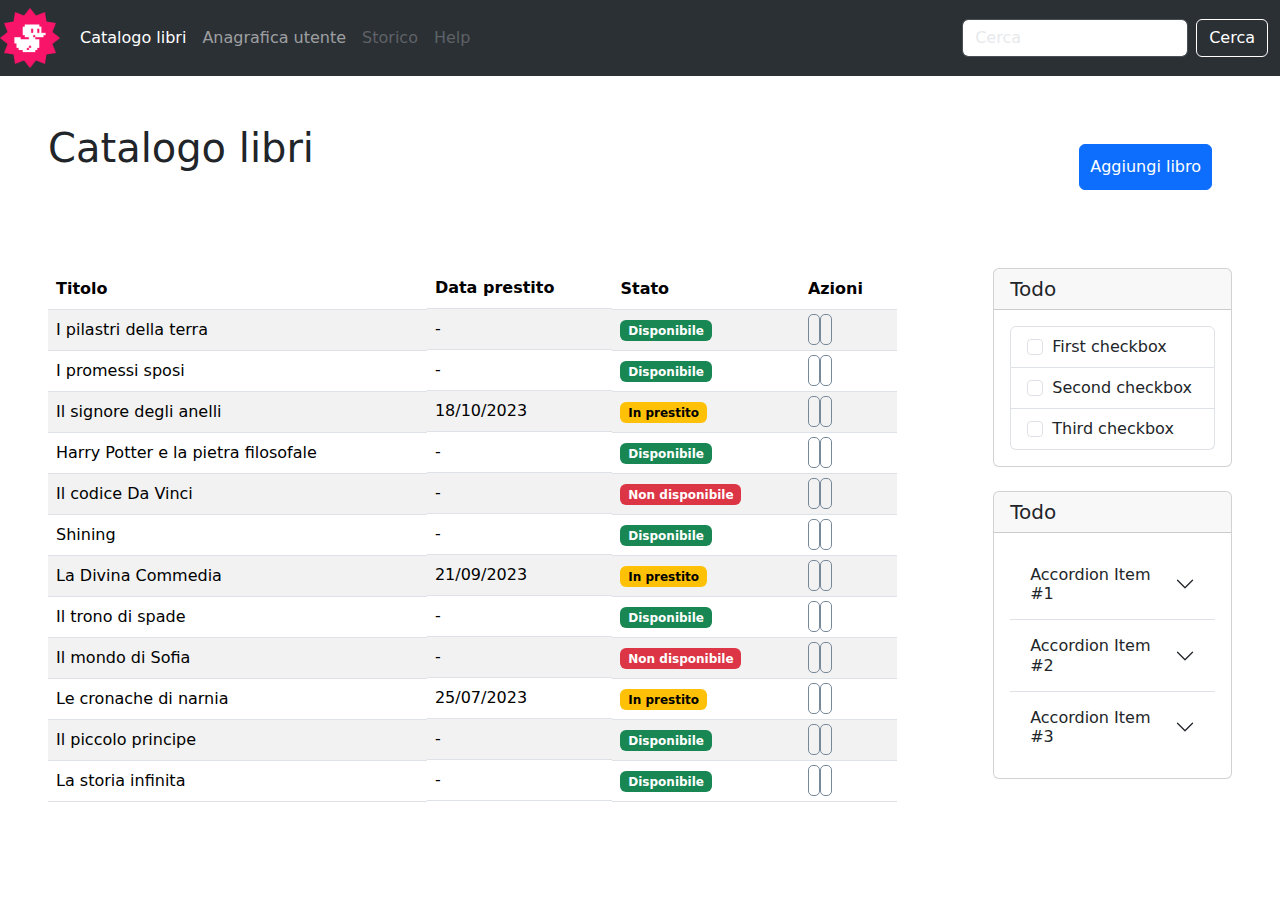
<file: index.html>
<!DOCTYPE html>
<html lang="en">
<head>
    <meta charset="UTF-8">
    <meta name="viewport" content="width=device-width, initial-scale=1.0">
    <title>Document</title>
    <!--bootstrap-->
    <link href="https://cdn.jsdelivr.net/npm/bootstrap@5.3.3/dist/css/bootstrap.min.css" rel="stylesheet" integrity="sha384-QWTKZyjpPEjISv5WaRU9OFeRpok6YctnYmDr5pNlyT2bRjXh0JMhjY6hW+ALEwIH" crossorigin="anonymous">
    
    <!--font awesome-->
    <link rel="stylesheet" href="https://cdnjs.cloudflare.com/ajax/libs/font-awesome/6.7.1/css/all.min.css" integrity="sha512-5Hs3dF2AEPkpNAR7UiOHba+lRSJNeM2ECkwxUIxC1Q/FLycGTbNapWXB4tP889k5T5Ju8fs4b1P5z/iB4nMfSQ==" crossorigin="anonymous" referrerpolicy="no-referrer">

    <link rel="stylesheet" href="style.css">
</head>
<body>
    <!--navbar-->
    <nav class="navbar navbar-expand-lg bg-body-tertiary" data-bs-theme="dark">
        <img src="img-4/duck.png" alt="" width="60px" height="60px">
        <div class="container-fluid">
          <button class="navbar-toggler" type="button" data-bs-toggle="collapse" data-bs-target="#navbarTogglerDemo01" aria-controls="navbarTogglerDemo01" aria-expanded="false" aria-label="Toggle navigation">
            <span class="navbar-toggler-icon"></span>
          </button>
          <div class="collapse navbar-collapse" id="navbarTogglerDemo01">
            <ul class="navbar-nav me-auto mb-2 mb-lg-0">
              <li class="nav-item">
                <a class="nav-link active" aria-current="page" href="#">Catalogo libri</a>
              </li>
              <li class="nav-item">
                <a class="nav-link" href="#">Anagrafica utente</a>
              </li>
              <li class="nav-item">
                <a class="nav-link disabled" aria-disabled="true">Storico</a>
              </li>
              <li class="nav-item">
                <a class="nav-link disabled" aria-disabled="true">Help</a>
              </li>
            </ul>
            <form class="d-flex" role="Cerca">
              <input class="form-control me-2" type="search" placeholder="Cerca" aria-label="Cerca">
              <button class="btn btn-outline-success" type="submit">Cerca</button>
            </form>
          </div>
        </div>
      </nav>
      <!--titolo+bottone-->
      <div class="title-catalogo">
        <h1>Catalogo libri</h1>
        <a href="./aggiungi-libro.html" class="btn btn-primary">Aggiungi libro</a>
      </div>
   <main class="d-block d-lg-flex">
      <!--tabella-->
      <div class="p-5 w-75">
      <table class="table table-striped">
        <thead>
          <tr>
            <th scope="col">Titolo</th>
            <th scope="col" class="d-none d-lg-block">Data prestito</th>
            <th scope="col">Stato</th>
            <th scope="col">Azioni</th>
          </tr>
        </thead>
        <tbody>
          <tr>
            <td scope="row">I pilastri della terra</td>
            <td class="d-none d-lg-block">-</td>
            <td><span class="badge text-bg-success">Disponibile</span></td>
            <td>
              <i class="fa-solid fa-pen"></i>
              <i class="fa-solid fa-trash"></i>
            </td>
          </tr>
          <tr>
            <td scope="row">I promessi sposi</td>
            <td class="d-none d-lg-block">-</td>
            <td><span class="badge text-bg-success">Disponibile</span></td>
            <td>
              <i class="fa-solid fa-pen"></i>
              <i class="fa-solid fa-trash"></i>
            </td>
          </tr>
          <tr>
            <td scope="row">Il signore degli anelli</td>
            <td class="d-none d-lg-block">18/10/2023</td>
            <td><span class="badge text-bg-warning">In prestito</span></td>
            <td>
              <i class="fa-solid fa-pen"></i>
              <i class="fa-solid fa-trash"></i>
            </td>
          </tr>
          <tr>
            <td scope="row">Harry Potter e la pietra filosofale</td>
            <td class="d-none d-lg-block">-</td>
            <td><span class="badge text-bg-success">Disponibile</span></td>
            <td>
              <i class="fa-solid fa-pen"></i>
              <i class="fa-solid fa-trash"></i>
            </td>
          </tr>
          <tr>
            <td scope="row">Il codice Da Vinci</td>
            <td class="d-none d-lg-block">-</td>
            <td><span class="badge text-bg-danger">Non disponibile</span></td>
            <td>
              <i class="fa-solid fa-pen"></i>
              <i class="fa-solid fa-trash"></i>
            </td>
          </tr>
          <tr>
            <td scope="row">Shining</td>
            <td class="d-none d-lg-block">-</td>
            <td><span class="badge text-bg-success">Disponibile</span></td>
            <td>
              <i class="fa-solid fa-pen"></i>
              <i class="fa-solid fa-trash"></i>
            </td>
          </tr>
          <tr>
            <td scope="row">La Divina Commedia</td>
            <td class="d-none d-lg-block">21/09/2023</td>
            <td><span class="badge text-bg-warning">In prestito</span></td>
            <td>
              <i class="fa-solid fa-pen"></i>
              <i class="fa-solid fa-trash"></i>
            </td>
          </tr>
          <tr>
            <td scope="row">Il trono di spade</td>
            <td class="d-none d-lg-block">-</td>
            <td><span class="badge text-bg-success">Disponibile</span></td>
            <td>
              <i class="fa-solid fa-pen"></i>
              <i class="fa-solid fa-trash"></i>
            </td>
          </tr>
          <tr>
            <td scope="row">Il mondo di Sofia</td>
            <td class="d-none d-lg-block">-</td>
            <td><span class="badge text-bg-danger">Non disponibile</span></td>
            <td>
              <i class="fa-solid fa-pen"></i>
              <i class="fa-solid fa-trash"></i>
            </td>
          </tr>
          <tr>
            <td scope="row">Le cronache di narnia</td>
            <td class="d-none d-lg-block">25/07/2023</td>
            <td><span class="badge text-bg-warning">In prestito</span></td>
            <td>
              <i class="fa-solid fa-pen"></i>
              <i class="fa-solid fa-trash"></i>
            </td>
          </tr>
          <tr>
            <td scope="row">Il piccolo principe</td>
            <td class="d-none d-lg-block">-</td>
            <td><span class="badge text-bg-success">Disponibile</span></td>
            <td>
              <i class="fa-solid fa-pen"></i>
              <i class="fa-solid fa-trash"></i>
            </td>
          </tr>
          <tr>
            <td scope="row">La storia infinita</td>
            <td class="d-none d-lg-block">-</td>
            <td><span class="badge text-bg-success">Disponibile</span></td>
            <td>
              <i class="fa-solid fa-pen"></i>
              <i class="fa-solid fa-trash"></i>
            </td>
          </tr>
        </tbody>
      </table>
      </div>
      <!--checkbox list-->
      <div class="d-flex flex-column p-5 gap-4">
      <div class="card">
        <h5 class="card-header">Todo</h5>
        <div class="card-body">
          <ul class="list-group">
            <li class="list-group-item">
              <input class="form-check-input me-1" type="checkbox" value="" id="firstCheckbox">
              <label class="form-check-label" for="firstCheckbox">First checkbox</label>
            </li>
            <li class="list-group-item">
              <input class="form-check-input me-1" type="checkbox" value="" id="secondCheckbox">
              <label class="form-check-label" for="secondCheckbox">Second checkbox</label>
            </li>
            <li class="list-group-item">
              <input class="form-check-input me-1" type="checkbox" value="" id="thirdCheckbox">
              <label class="form-check-label" for="thirdCheckbox">Third checkbox</label>
            </li>
          </ul>
        </div>
      </div>

      <!--accordion-->
      
        <div class="card">
          <h5 class="card-header">Todo</h5>
          <div class="card-body">
            <div class="accordion accordion-flush" id="accordionFlushExample">
              <div class="accordion-item">
                <h2 class="accordion-header">
                  <button class="accordion-button collapsed" type="button" data-bs-toggle="collapse" data-bs-target="#flush-collapseOne" aria-expanded="false" aria-controls="flush-collapseOne">
                    Accordion Item #1
                  </button>
                </h2>
                <div id="flush-collapseOne" class="accordion-collapse collapse" data-bs-parent="#accordionFlushExample">
                  <div class="accordion-body">Placeholder content for this accordion, which is intended to demonstrate the <code>.accordion-flush</code> class. This is the first item's accordion body.</div>
                </div>
              </div>
              <div class="accordion-item">
                <h2 class="accordion-header">
                  <button class="accordion-button collapsed" type="button" data-bs-toggle="collapse" data-bs-target="#flush-collapseTwo" aria-expanded="false" aria-controls="flush-collapseTwo">
                    Accordion Item #2
                  </button>
                </h2>
                <div id="flush-collapseTwo" class="accordion-collapse collapse" data-bs-parent="#accordionFlushExample">
                  <div class="accordion-body">Placeholder content for this accordion, which is intended to demonstrate the <code>.accordion-flush</code> class. This is the second item's accordion body. Let's imagine this being filled with some actual content.</div>
                </div>
              </div>
              <div class="accordion-item">
                <h2 class="accordion-header">
                  <button class="accordion-button collapsed" type="button" data-bs-toggle="collapse" data-bs-target="#flush-collapseThree" aria-expanded="false" aria-controls="flush-collapseThree">
                    Accordion Item #3
                  </button>
                </h2>
                <div id="flush-collapseThree" class="accordion-collapse collapse" data-bs-parent="#accordionFlushExample">
                  <div class="accordion-body">Placeholder content for this accordion, which is intended to demonstrate the <code>.accordion-flush</code> class. This is the third item's accordion body. Nothing more exciting happening here in terms of content, but just filling up the space to make it look, at least at first glance, a bit more representative of how this would look in a real-world application.</div>
                </div>
              </div>
            </div>
          </div>
      </div>
   </main>
    <script src="https://cdn.jsdelivr.net/npm/bootstrap@5.3.3/dist/js/bootstrap.bundle.min.js" integrity="sha384-YvpcrYf0tY3lHB60NNkmXc5s9fDVZLESaAA55NDzOxhy9GkcIdslK1eN7N6jIeHz" crossorigin="anonymous"></script>
</body>
</html>
</file>
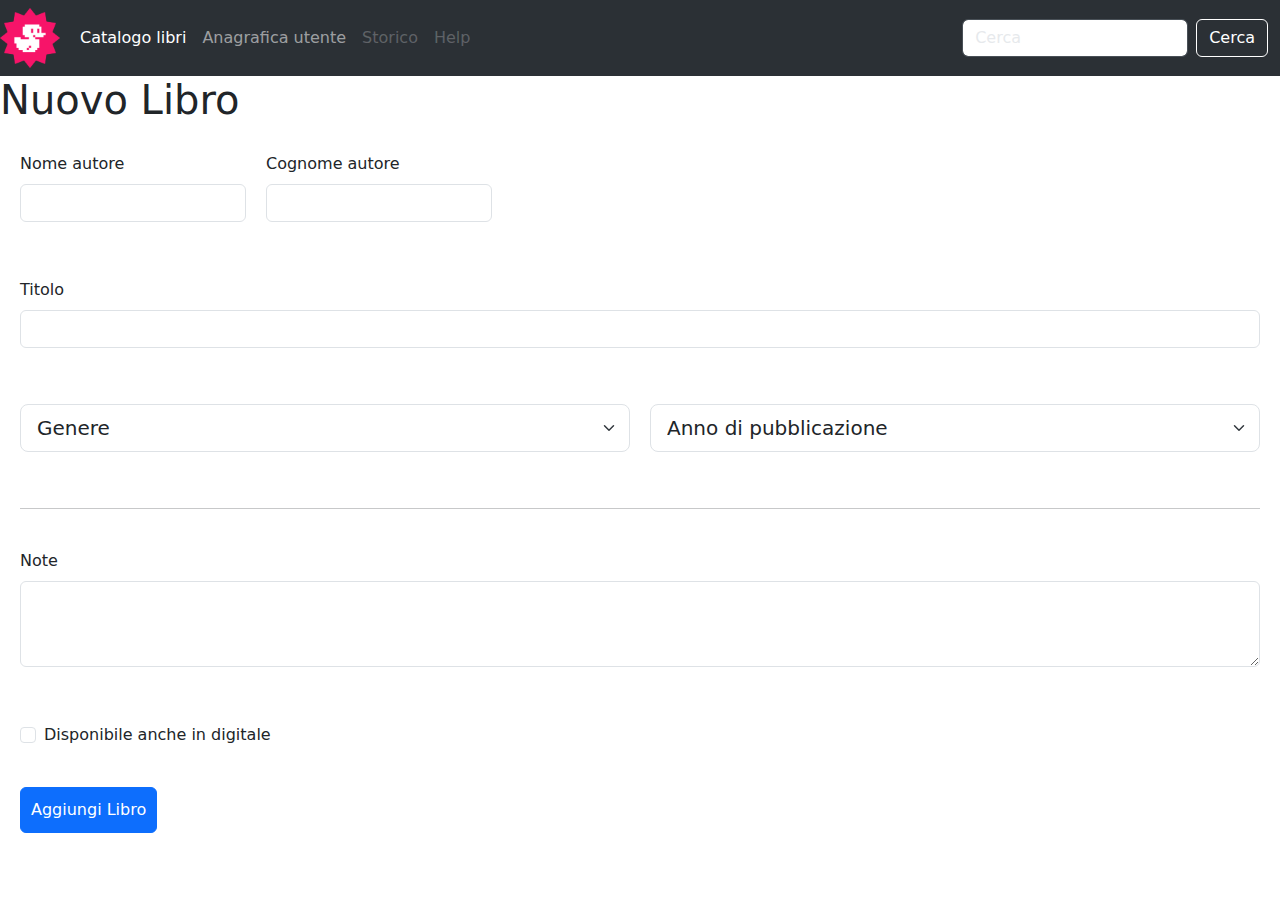
<file: aggiungi-libro.html>
<!DOCTYPE html>
<html lang="en">
<head>
    <meta charset="UTF-8">
    <meta name="viewport" content="width=device-width, initial-scale=1.0">
    <title>Document</title>
    <!--bootstrap-->
    <link href="https://cdn.jsdelivr.net/npm/bootstrap@5.3.3/dist/css/bootstrap.min.css" rel="stylesheet" integrity="sha384-QWTKZyjpPEjISv5WaRU9OFeRpok6YctnYmDr5pNlyT2bRjXh0JMhjY6hW+ALEwIH" crossorigin="anonymous">
    
    <!--font awesome-->
    <link rel="stylesheet" href="https://cdnjs.cloudflare.com/ajax/libs/font-awesome/6.7.1/css/all.min.css" integrity="sha512-5Hs3dF2AEPkpNAR7UiOHba+lRSJNeM2ECkwxUIxC1Q/FLycGTbNapWXB4tP889k5T5Ju8fs4b1P5z/iB4nMfSQ==" crossorigin="anonymous" referrerpolicy="no-referrer">

    <link rel="stylesheet" href="style.css">
</head>
<body>
    <!--navbar-->
    <nav class="navbar navbar-expand-lg bg-body-tertiary" data-bs-theme="dark">
        <img src="img-4/duck.png" alt="" width="60px" height="60px">
        <div class="container-fluid">
          <button class="navbar-toggler" type="button" data-bs-toggle="collapse" data-bs-target="#navbarTogglerDemo01" aria-controls="navbarTogglerDemo01" aria-expanded="false" aria-label="Toggle navigation">
            <span class="navbar-toggler-icon"></span>
          </button>
          <div class="collapse navbar-collapse" id="navbarTogglerDemo01">
            <ul class="navbar-nav me-auto mb-2 mb-lg-0">
              <li class="nav-item">
                <a class="nav-link active" aria-current="page" href="#">Catalogo libri</a>
              </li>
              <li class="nav-item">
                <a class="nav-link" href="#">Anagrafica utente</a>
              </li>
              <li class="nav-item">
                <a class="nav-link disabled" aria-disabled="true">Storico</a>
              </li>
              <li class="nav-item">
                <a class="nav-link disabled" aria-disabled="true">Help</a>
              </li>
            </ul>
            <form class="d-flex" role="Cerca">
              <input class="form-control me-2" type="search" placeholder="Cerca" aria-label="Cerca">
              <button class="btn btn-outline-success" type="submit">Cerca</button>
            </form>
          </div>
        </div>
      </nav>
      
      <!--FORM-->
      <div>
        <h1>Nuovo Libro</h1>
      </div>
      <!--nome-cognome-titolo-->
      <form class="nome-cognome">
        <div class="mb-3">
          <label for="exampleInputEmail1" class="form-label">Nome autore</label>
          <input type="email" class="form-control" id="exampleInputEmail1" aria-describedby="emailHelp">
        </div>
        <div class="mb-3">
          <label for="exampleInputPassword1" class="form-label">Cognome autore</label>
          <input type="password" class="form-control" id="exampleInputPassword1">
        </div>
      </form>
      <form class="titolo">
           <div class="mb-3">
            <label for="exampleInputPassword1" class="form-label">Titolo</label>
            <input type="password" class="form-control" id="exampleInputPassword1">
           </div>
      </form>
      <!--select menu-->
      <div class="select-menu">
      <select class="form-select form-select-lg mb-3" aria-label="Large select example">
        <option selected>Genere</option>
        <option value="1">One</option>
        <option value="2">Two</option>
        <option value="3">Three</option>
      </select>
      <select class="form-select form-select-lg mb-3" aria-label="Large select example">
        <option selected>Anno di pubblicazione</option>
        <option value="1">One</option>
        <option value="2">Two</option>
        <option value="3">Three</option>
      </select>
      </div>

      <hr>

      <!--note-->
      <form class="note">
      <div class="mb-3">
        <label for="exampleFormControlTextarea1" class="form-label">Note</label>
        <textarea class="form-control" id="exampleFormControlTextarea1" rows="3"></textarea>
      </div>
      </form>

      <!--checkbox-->
      <div class="form-check">
        <input class="form-check-input" type="checkbox" value="" id="flexCheckDefault">
        <label class="form-check-label" for="flexCheckDefault">
          Disponibile anche in digitale
        </label>
      </div>
    
      
      <!--button-->
      <div>
      <button type="submit" class="btn btn-primary">Aggiungi Libro</button>
      </div>
      
   
    <script src="https://cdn.jsdelivr.net/npm/bootstrap@5.3.3/dist/js/bootstrap.bundle.min.js" integrity="sha384-YvpcrYf0tY3lHB60NNkmXc5s9fDVZLESaAA55NDzOxhy9GkcIdslK1eN7N6jIeHz" crossorigin="anonymous"></script>
</body>
</html>
</file>
<file: style.css>
.form-control{
    background-color: white;
}

.btn-primary{
    align-content: center;
}

.btn-outline-success{
    color: white;
    border-color: white;
}

.title-catalogo{
    display: flex;
    justify-content: space-between;
    padding: 3rem;
    padding-bottom: 10px;
}

.fa-pen{
    border: 1px solid lightslategray;
    color: lightslategray;
    padding: 5px;
    border-radius: 5px;
}

.fa-trash{
    border: 1px solid lightslategray;
    color: lightslategray;
    padding: 5px;
    border-radius: 5px;
}

h2{
    background-color: #F2F2F2;
}


/*STYLE FORM*/

.nome-cognome{
    display: flex;
    justify-content: flex-start;
    padding: 20px;
    gap: 20px;
}

.titolo{
    padding: 20px;
}

.select-menu{
    display: flex;
    justify-content: space-around;
    padding: 20px;
    gap: 20px;
}

hr{
    margin: 20px;
}

.note{
    padding: 20px;
}

.form-check{
    margin: 20px;
}

.btn-primary{
    margin: 20px;
    padding: 10px;
}
</file>
